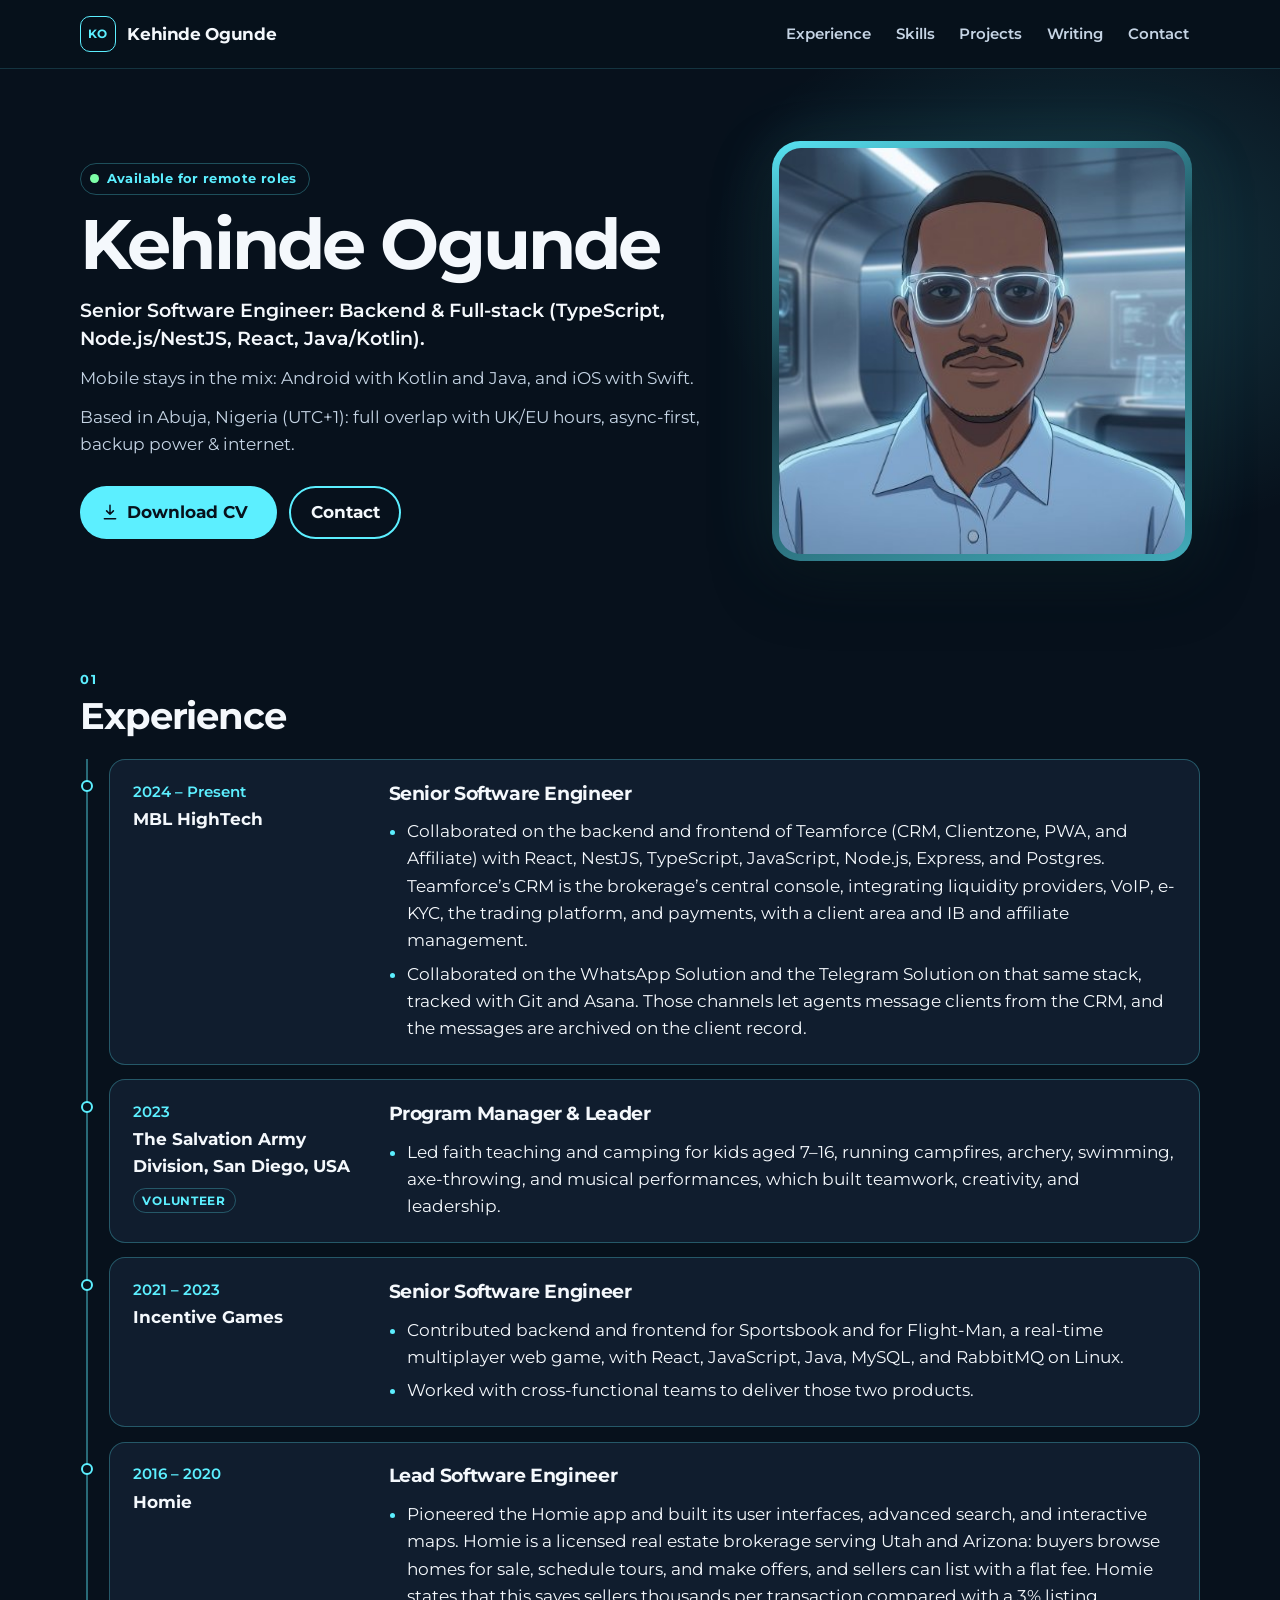
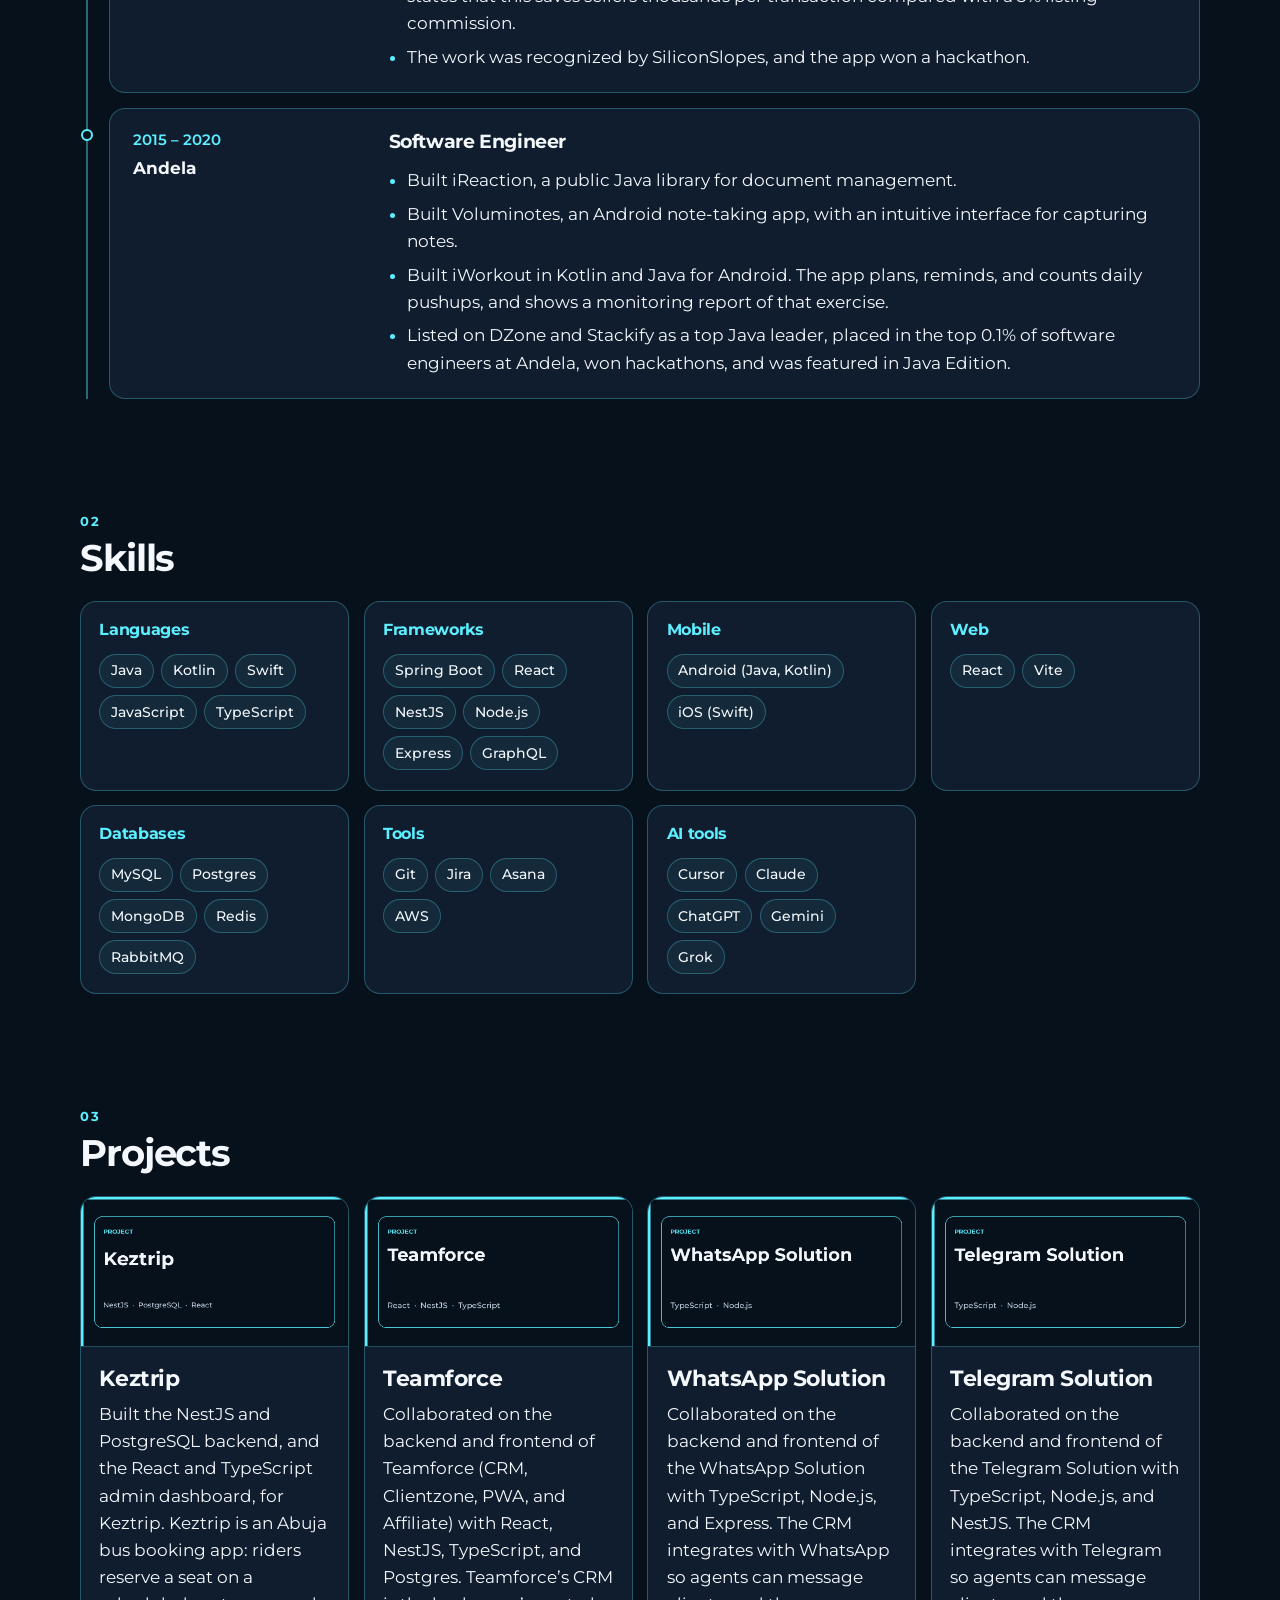
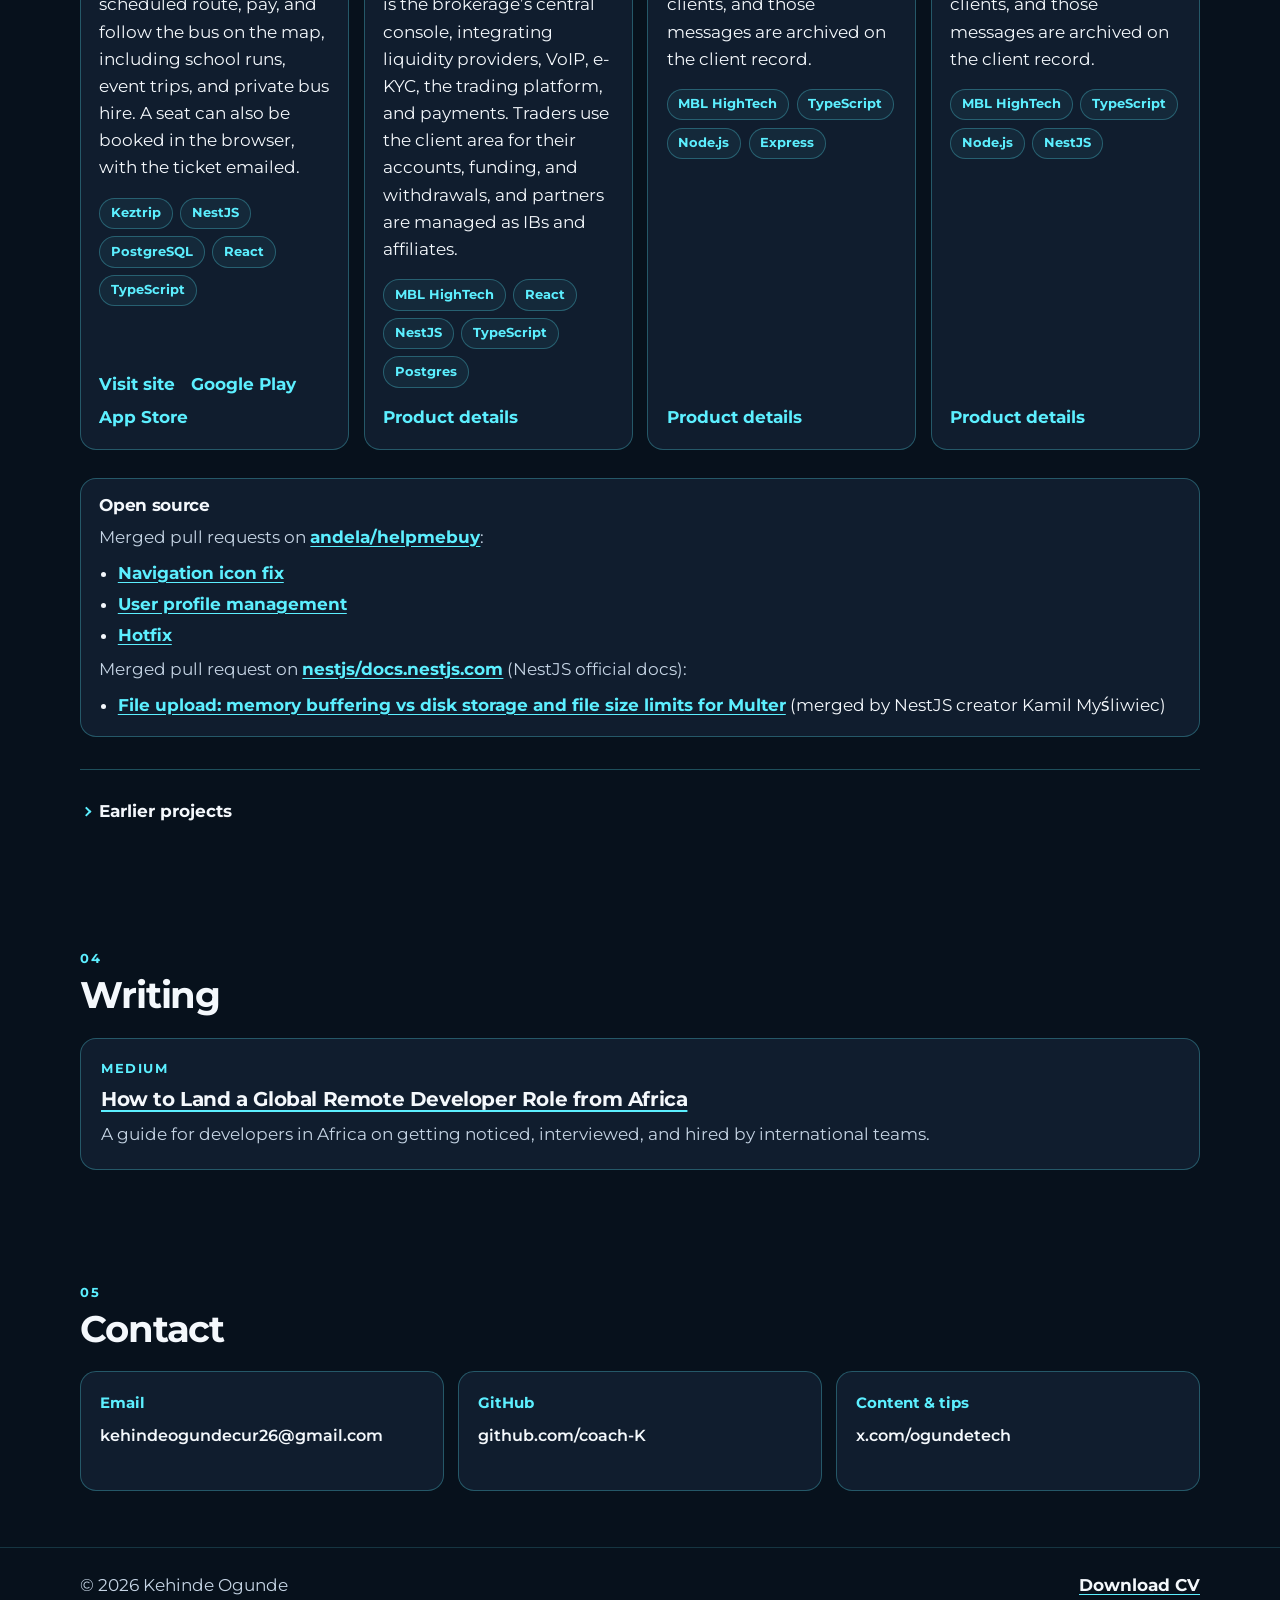
<file: index.html>
<!DOCTYPE html>
<html lang="en">
  <head>
    <meta charset="utf-8">
    <meta name="viewport" content="width=device-width, initial-scale=1">
    <meta name="color-scheme" content="dark">
    <meta name="theme-color" content="#07111c">
    <meta name="format-detection" content="telephone=no">
    <title>Kehinde Ogunde — Senior Software Engineer</title>
    <meta name="description" content="Senior Software Engineer in Abuja, Nigeria (UTC+1), focused on backend and full-stack work with TypeScript, Node.js/NestJS, React, and Java/Kotlin. Available for remote roles.">
    <meta name="author" content="Kehinde Ogunde">
    <link rel="canonical" href="https://kehindeogunde.com/">
    <meta property="og:title" content="Kehinde Ogunde — Senior Software Engineer">
    <meta property="og:description" content="Senior Software Engineer in Abuja, Nigeria (UTC+1), focused on backend and full-stack work with TypeScript, Node.js/NestJS, React, and Java/Kotlin. Available for remote roles.">
    <meta property="og:type" content="website">
    <meta property="og:url" content="https://kehindeogunde.com/">
    <meta property="og:image" content="https://kehindeogunde.com/assets/og-image.png">
    <meta property="og:image:width" content="1200">
    <meta property="og:image:height" content="630">
    <meta property="og:image:alt" content="Stylized portrait of Kehinde Ogunde, software engineer">
    <meta property="og:locale" content="en_US">
    <meta name="twitter:card" content="summary_large_image">
    <meta name="twitter:title" content="Kehinde Ogunde — Senior Software Engineer">
    <meta name="twitter:description" content="Senior Software Engineer in Abuja, Nigeria (UTC+1), focused on backend and full-stack work with TypeScript, Node.js/NestJS, React, and Java/Kotlin. Available for remote roles.">
    <meta name="twitter:image" content="https://kehindeogunde.com/assets/og-image.png">
    <meta name="twitter:image:alt" content="Stylized portrait of Kehinde Ogunde, software engineer">
    <link rel="icon" href="assets/favicon.ico" sizes="any">
    <link rel="icon" type="image/png" sizes="32x32" href="assets/favicon-32.png">
    <link rel="apple-touch-icon" href="assets/apple-touch-icon.png">
    <link rel="preload" href="assets/fonts/montserrat-latin-wght-normal.woff2" as="font" type="font/woff2" crossorigin>
    <link rel="stylesheet" href="styles.css">
    <script type="application/ld+json">
      {
        "@context": "https://schema.org",
        "@type": "Person",
        "name": "Kehinde Ogunde",
        "jobTitle": "Senior Software Engineer",
        "email": "kehindeogundecur26@gmail.com",
        "url": "https://kehindeogunde.com/",
        "image": "https://kehindeogunde.com/assets/avatar.jpg",
        "address": {
          "@type": "PostalAddress",
          "addressLocality": "Abuja",
          "addressCountry": "NG"
        },
        "sameAs": [
          "https://github.com/coach-K",
          "https://x.com/ogundetech",
          "https://medium.com/@ogundetech",
          "https://linktr.ee/ogundetech"
        ],
        "worksFor": {
          "@type": "Organization",
          "name": "MBL HighTech"
        }
      }
    </script>
  </head>
  <body>
    <a class="skip" href="#main">Skip to content</a>
    <header class="site-header">
      <div class="header-inner wrap">
        <a class="brand" href="#top">
          <span class="brand-mark" aria-hidden="true">KO</span>
          <span class="brand-name">Kehinde Ogunde</span>
        </a>
        <label class="nav-toggle">
          <input class="nav-check" type="checkbox">
          <span class="visually-hidden">Menu</span>
          <span class="bars" aria-hidden="true"></span>
        </label>
        <nav class="site-nav" aria-label="Primary">
          <ul>
            <li><a href="#experience">Experience</a></li>
            <li><a href="#skills">Skills</a></li>
            <li><a href="#projects">Projects</a></li>
            <li><a href="#writing">Writing</a></li>
            <li><a href="#contact">Contact</a></li>
          </ul>
        </nav>
      </div>
    </header>

    <main id="main">
      <section class="hero" id="top" aria-labelledby="hero-title">
        <div class="wrap hero-grid">
          <div class="hero-copy">
            <p class="availability"><span class="availability-dot" aria-hidden="true"></span> Available for remote roles</p>
            <h1 id="hero-title">Kehinde Ogunde</h1>
            <p class="lede">Senior Software Engineer: Backend &amp; Full-stack (TypeScript, Node.js/NestJS, React, Java/Kotlin).</p>
            <p class="hero-note">Mobile stays in the mix: Android with Kotlin and Java, and iOS with Swift.</p>
            <p class="hero-note">Based in Abuja, Nigeria (UTC+1): full overlap with UK/EU hours, async-first, backup power &amp; internet.</p>
            <div class="hero-actions">
              <a class="button button-primary" href="assets/Kehinde-Ogunde-CV.pdf" download="Kehinde-Ogunde-CV.pdf">
                <svg xmlns="http://www.w3.org/2000/svg" viewBox="0 0 24 24" width="18" height="18" aria-hidden="true" focusable="false">
                  <path d="M12 3v12m0 0 4.5-4.5M12 15 7.5 10.5M4.5 21h15" fill="none" stroke="currentColor" stroke-width="2" stroke-linecap="round" stroke-linejoin="round"/>
                </svg>
                Download CV<span class="visually-hidden"> (PDF)</span>
              </a>
              <a class="button button-secondary" href="#contact">Contact</a>
            </div>
          </div>
          <figure class="portrait">
            <div class="portrait-frame">
              <img src="assets/avatar.jpg" width="400" height="400" alt="Stylized portrait of Kehinde Ogunde" fetchpriority="high" decoding="async">
            </div>
          </figure>
        </div>
      </section>

      <section class="section" id="experience" aria-labelledby="experience-title">
        <div class="wrap">
          <div class="section-heading">
            <p class="kicker">01</p>
            <h2 id="experience-title">Experience</h2>
          </div>
          <p class="visually-hidden">Most recent role first.</p>
          <ol class="timeline">
            <li>
              <article class="role">
                <h3>Senior Software Engineer</h3>
                <div class="role-meta">
                  <p class="role-when"><time datetime="2024">2024</time> – Present</p>
                  <p class="role-org">MBL HighTech</p>
                </div>
                <ul>
                  <li>Collaborated on the backend and frontend of Teamforce (CRM, Clientzone, PWA, and Affiliate) with React, NestJS, TypeScript, JavaScript, Node.js, Express, and Postgres. Teamforce’s CRM is the brokerage’s central console, integrating liquidity providers, VoIP, e-KYC, the trading platform, and payments, with a client area and IB and affiliate management.</li>
                  <li>Collaborated on the WhatsApp Solution and the Telegram Solution on that same stack, tracked with Git and Asana. Those channels let agents message clients from the CRM, and the messages are archived on the client record.</li>
                </ul>
              </article>
            </li>
            <li>
              <article class="role">
                <h3>Program Manager &amp; Leader</h3>
                <div class="role-meta">
                  <p class="role-when"><time datetime="2023">2023</time></p>
                  <p class="role-org">The Salvation Army Division, San Diego, USA</p>
                  <p class="role-badge">Volunteer</p>
                </div>
                <ul>
                  <li>Led faith teaching and camping for kids aged 7–16, running campfires, archery, swimming, axe-throwing, and musical performances, which built teamwork, creativity, and leadership.</li>
                </ul>
              </article>
            </li>
            <li>
              <article class="role">
                <h3>Senior Software Engineer</h3>
                <div class="role-meta">
                  <p class="role-when"><time datetime="2021">2021</time> – <time datetime="2023">2023</time></p>
                  <p class="role-org">Incentive Games</p>
                </div>
                <ul>
                  <li>Contributed backend and frontend for Sportsbook and for Flight-Man, a real-time multiplayer web game, with React, JavaScript, Java, MySQL, and RabbitMQ on Linux.</li>
                  <li>Worked with cross-functional teams to deliver those two products.</li>
                </ul>
              </article>
            </li>
            <li>
              <article class="role">
                <h3>Lead Software Engineer</h3>
                <div class="role-meta">
                  <p class="role-when"><time datetime="2016">2016</time> – <time datetime="2020">2020</time></p>
                  <p class="role-org">Homie</p>
                </div>
                <ul>
                  <li>Pioneered the Homie app and built its user interfaces, advanced search, and interactive maps. Homie is a licensed real estate brokerage serving Utah and Arizona: buyers browse homes for sale, schedule tours, and make offers, and sellers can list with a flat fee. Homie states that this saves sellers thousands per transaction compared with a 3% listing commission.</li>
                  <li>The work was recognized by SiliconSlopes, and the app won a hackathon.</li>
                </ul>
              </article>
            </li>
            <li>
              <article class="role">
                <h3>Software Engineer</h3>
                <div class="role-meta">
                  <p class="role-when"><time datetime="2015">2015</time> – <time datetime="2020">2020</time></p>
                  <p class="role-org">Andela</p>
                </div>
                <ul>
                  <li>Built iReaction, a public Java library for document management.</li>
                  <li>Built Voluminotes, an Android note-taking app, with an intuitive interface for capturing notes.</li>
                  <li>Built iWorkout in Kotlin and Java for Android. The app plans, reminds, and counts daily pushups, and shows a monitoring report of that exercise.</li>
                  <li>Listed on DZone and Stackify as a top Java leader, placed in the top 0.1% of software engineers at Andela, won hackathons, and was featured in Java Edition.</li>
                </ul>
              </article>
            </li>
          </ol>
        </div>
      </section>

      <section class="section" id="skills" aria-labelledby="skills-title">
        <div class="wrap">
          <div class="section-heading">
            <p class="kicker">02</p>
            <h2 id="skills-title">Skills</h2>
          </div>
          <div class="skill-grid">
            <article class="skill-card">
              <h3>Languages</h3>
              <ul class="chips">
                <li>Java</li>
                <li>Kotlin</li>
                <li>Swift</li>
                <li>JavaScript</li>
                <li>TypeScript</li>
              </ul>
            </article>
            <article class="skill-card">
              <h3>Frameworks</h3>
              <ul class="chips">
                <li>Spring Boot</li>
                <li>React</li>
                <li>NestJS</li>
                <li>Node.js</li>
                <li>Express</li>
                <li>GraphQL</li>
              </ul>
            </article>
            <article class="skill-card">
              <h3>Mobile</h3>
              <ul class="chips">
                <li>Android (Java, Kotlin)</li>
                <li>iOS (Swift)</li>
              </ul>
            </article>
            <article class="skill-card">
              <h3>Web</h3>
              <ul class="chips">
                <li>React</li>
                <li>Vite</li>
              </ul>
            </article>
            <article class="skill-card">
              <h3>Databases</h3>
              <ul class="chips">
                <li>MySQL</li>
                <li>Postgres</li>
                <li>MongoDB</li>
                <li>Redis</li>
                <li>RabbitMQ</li>
              </ul>
            </article>
            <article class="skill-card">
              <h3>Tools</h3>
              <ul class="chips">
                <li>Git</li>
                <li>Jira</li>
                <li>Asana</li>
                <li>AWS</li>
              </ul>
            </article>
            <article class="skill-card">
              <h3>AI tools</h3>
              <ul class="chips">
                <li>Cursor</li>
                <li>Claude</li>
                <li>ChatGPT</li>
                <li>Gemini</li>
                <li>Grok</li>
              </ul>
            </article>
          </div>
        </div>
      </section>

      <section class="section" id="projects" aria-labelledby="projects-title">
        <div class="wrap">
          <div class="section-heading">
            <p class="kicker">03</p>
            <h2 id="projects-title">Projects</h2>
          </div>
          <!-- Teamforce, WhatsApp Solution, and Telegram Solution link to teamforcetechnologies.com, confirmed by Kehinde. /products/whatsapp/ and /products/telegram/ return 404; both messaging cards use the communication page, which names WhatsApp and Telegram. -->
          <ul class="project-grid">
            <li>
              <article class="project-card">
                <img class="project-thumb" src="assets/projects/keztrip.png" width="960" height="540" alt="" decoding="async">
                <div class="project-body">
                  <h3>Keztrip</h3>
                  <p>Built the NestJS and PostgreSQL backend, and the React and TypeScript admin dashboard, for Keztrip. Keztrip is an Abuja bus booking app: riders reserve a seat on a scheduled route, pay, and follow the bus on the map, including school runs, event trips, and private bus hire. A seat can also be booked in the browser, with the ticket emailed.</p>
                  <ul class="tags" aria-label="Company and technologies">
                    <li class="tag-company">Keztrip</li>
                    <li>NestJS</li>
                    <li>PostgreSQL</li>
                    <li>React</li>
                    <li>TypeScript</li>
                  </ul>
                  <div class="project-links">
                    <a class="project-cta" href="https://keztrip.com/" target="_blank" rel="noopener noreferrer">Visit site<span class="visually-hidden"> for Keztrip (opens in a new tab)</span></a>
                    <a class="project-cta" href="https://play.google.com/store/apps/details?id=com.keztrip.app" target="_blank" rel="noopener noreferrer">Google Play<span class="visually-hidden"> for Keztrip (opens in a new tab)</span></a>
                    <a class="project-cta" href="https://apps.apple.com/ng/app/keztrip/id6775054855" target="_blank" rel="noopener noreferrer">App Store<span class="visually-hidden"> for Keztrip (opens in a new tab)</span></a>
                  </div>
                </div>
              </article>
            </li>
            <li>
              <article class="project-card">
                <img class="project-thumb" src="assets/projects/teamforce.png" width="960" height="540" alt="" decoding="async">
                <div class="project-body">
                  <h3>Teamforce</h3>
                  <p>Collaborated on the backend and frontend of Teamforce (CRM, Clientzone, PWA, and Affiliate) with React, NestJS, TypeScript, and Postgres. Teamforce’s CRM is the brokerage’s central console, integrating liquidity providers, VoIP, e-KYC, the trading platform, and payments. Traders use the client area for their accounts, funding, and withdrawals, and partners are managed as IBs and affiliates.</p>
                  <ul class="tags" aria-label="Company and technologies">
                    <li class="tag-company">MBL HighTech</li>
                    <li>React</li>
                    <li>NestJS</li>
                    <li>TypeScript</li>
                    <li>Postgres</li>
                  </ul>
                  <a class="project-cta" href="https://teamforcetechnologies.com/products/" target="_blank" rel="noopener noreferrer">Product details<span class="visually-hidden"> for Teamforce (opens in a new tab)</span></a>
                </div>
              </article>
            </li>
            <li>
              <article class="project-card">
                <img class="project-thumb" src="assets/projects/whatsapp-solution.png" width="960" height="540" alt="" decoding="async">
                <div class="project-body">
                  <h3>WhatsApp Solution</h3>
                  <p>Collaborated on the backend and frontend of the WhatsApp Solution with TypeScript, Node.js, and Express. The CRM integrates with WhatsApp so agents can message clients, and those messages are archived on the client record.</p>
                  <ul class="tags" aria-label="Company and technologies">
                    <li class="tag-company">MBL HighTech</li>
                    <li>TypeScript</li>
                    <li>Node.js</li>
                    <li>Express</li>
                  </ul>
                  <a class="project-cta" href="https://teamforcetechnologies.com/products/communication/" target="_blank" rel="noopener noreferrer">Product details<span class="visually-hidden"> for the WhatsApp Solution (opens in a new tab)</span></a>
                </div>
              </article>
            </li>
            <li>
              <article class="project-card">
                <img class="project-thumb" src="assets/projects/telegram-solution.png" width="960" height="540" alt="" decoding="async">
                <div class="project-body">
                  <h3>Telegram Solution</h3>
                  <p>Collaborated on the backend and frontend of the Telegram Solution with TypeScript, Node.js, and NestJS. The CRM integrates with Telegram so agents can message clients, and those messages are archived on the client record.</p>
                  <ul class="tags" aria-label="Company and technologies">
                    <li class="tag-company">MBL HighTech</li>
                    <li>TypeScript</li>
                    <li>Node.js</li>
                    <li>NestJS</li>
                  </ul>
                  <a class="project-cta" href="https://teamforcetechnologies.com/products/communication/" target="_blank" rel="noopener noreferrer">Product details<span class="visually-hidden"> for the Telegram Solution (opens in a new tab)</span></a>
                </div>
              </article>
            </li>
          </ul>
          <div class="open-source">
            <h3>Open source</h3>
            <p>Merged pull requests on <a href="https://github.com/andela/helpmebuy" target="_blank" rel="noopener noreferrer">andela/helpmebuy</a>:</p>
            <ul>
              <li><a href="https://github.com/andela/helpmebuy/pull/51" target="_blank" rel="noopener noreferrer">Navigation icon fix</a></li>
              <li><a href="https://github.com/andela/helpmebuy/pull/50" target="_blank" rel="noopener noreferrer">User profile management</a></li>
              <li><a href="https://github.com/andela/helpmebuy/pull/48" target="_blank" rel="noopener noreferrer">Hotfix</a></li>
            </ul>
            <p>Merged pull request on <a href="https://github.com/nestjs/docs.nestjs.com" target="_blank" rel="noopener noreferrer">nestjs/docs.nestjs.com</a> (NestJS official docs):</p>
            <ul>
              <li><a href="https://github.com/nestjs/docs.nestjs.com/pull/3615" target="_blank" rel="noopener noreferrer">File upload: memory buffering vs disk storage and file size limits for Multer</a> (merged by NestJS creator Kamil Myśliwiec)</li>
            </ul>
          </div>
          <details class="earlier">
            <summary>Earlier projects</summary>
            <ul class="project-grid project-grid-compact">
              <li>
                <article class="project-card">
                  <img class="project-thumb" src="assets/projects/ireaction.png" width="960" height="540" alt="" decoding="async">
                  <div class="project-body">
                    <h3>iReaction</h3>
                    <p>Public Java library for document management.</p>
                    <ul class="tags" aria-label="Company and technologies">
                      <li class="tag-company">Andela</li>
                      <li>Java</li>
                      <li>Open source</li>
                    </ul>
                    <a class="project-cta" href="https://github.com/coach-K/iReaction" target="_blank" rel="noopener noreferrer">View repository<span class="visually-hidden"> for iReaction (opens in a new tab)</span></a>
                  </div>
                </article>
              </li>
              <li>
                <article class="project-card">
                  <img class="project-thumb" src="assets/projects/voluminotes.png" width="960" height="540" alt="" decoding="async">
                  <div class="project-body">
                    <h3>Voluminotes</h3>
                    <p>Note-taking app for Android with an intuitive interface.</p>
                    <ul class="tags" aria-label="Company and technologies">
                      <li class="tag-company">Andela</li>
                      <li>Android</li>
                    </ul>
                    <a class="project-cta" href="https://github.com/coach-K/Voluminotes-App" target="_blank" rel="noopener noreferrer">View repository<span class="visually-hidden"> for Voluminotes (opens in a new tab)</span></a>
                  </div>
                </article>
              </li>
              <li>
                <article class="project-card">
                  <img class="project-thumb" src="assets/projects/iworkout.png" width="960" height="540" alt="" decoding="async">
                  <div class="project-body">
                    <h3>iWorkout</h3>
                    <p>Android app, in Kotlin and Java, that plans, reminds, and counts daily pushups and shows a monitoring report.</p>
                    <ul class="tags" aria-label="Company and technologies">
                      <li class="tag-company">Andela</li>
                      <li>Kotlin</li>
                      <li>Java</li>
                    </ul>
                    <a class="project-cta" href="https://github.com/coach-K/iWorkout" target="_blank" rel="noopener noreferrer">View repository<span class="visually-hidden"> for iWorkout (opens in a new tab)</span></a>
                  </div>
                </article>
              </li>
              <li>
                <article class="project-card">
                  <img class="project-thumb" src="assets/projects/homie.png" width="960" height="540" alt="" decoding="async">
                  <div class="project-body">
                    <h3>Homie</h3>
                    <p>Built the user interfaces, advanced search, and interactive maps for the Homie app. Homie is a licensed real estate brokerage serving Utah and Arizona. Buyers browse homes for sale, schedule tours, and make offers. Sellers can list with a flat fee. Homie states that this saves sellers thousands per transaction compared with a 3% listing commission.</p>
                    <ul class="tags" aria-label="Company and technologies">
                      <li class="tag-company">Homie</li>
                    </ul>
                    <a class="project-cta" href="https://homie.com" target="_blank" rel="noopener noreferrer">Visit site<span class="visually-hidden"> for Homie (opens in a new tab)</span></a>
                  </div>
                </article>
              </li>
              <li>
                <article class="project-card">
                  <div class="project-body">
                    <h3>Insight7</h3>
                    <p>Hands-on frontend and backend development across Insight7's products, including the Insight7 Repository, CRM and Feedback offerings. Insight7 is an AI platform that analyses customer conversations and feedback. Worked on organising and managing different file types for AI analysis, with OpenAI models (GPT-4o reserved for deep reasoning, compliance checking and workflow planning).</p>
                    <ul class="tags" aria-label="Company and technologies">
                      <li class="tag-company">Insight7</li>
                    </ul>
                    <a class="project-cta" href="https://insight7.io" target="_blank" rel="noopener noreferrer">Visit site<span class="visually-hidden"> for Insight7 (opens in a new tab)</span></a>
                  </div>
                </article>
              </li>
            </ul>
          </details>
        </div>
      </section>

      <section class="section" id="writing" aria-labelledby="writing-title">
        <div class="wrap">
          <div class="section-heading">
            <p class="kicker">04</p>
            <h2 id="writing-title">Writing</h2>
          </div>
          <!-- TODO: No bylined Stackify or DZone article by Kehinde Ogunde was verified. Stackify's "Java Developer Skills" roundup quotes him; it is not his article. DZone search returned Kehinde Sanni, a different author. -->
          <ul class="writing-list">
            <li>
              <article class="writing-card">
                <p class="writing-source">Medium</p>
                <h3><a href="https://medium.com/@ogundetech/how-to-land-a-global-remote-developer-role-from-africa-5089f0207155" target="_blank" rel="noopener noreferrer">How to Land a Global Remote Developer Role from Africa<span class="visually-hidden"> (opens in a new tab)</span></a></h3>
                <p>A guide for developers in Africa on getting noticed, interviewed, and hired by international teams.</p>
              </article>
            </li>
          </ul>
        </div>
      </section>

      <!-- TODO: testimonials section. Add quotes only when Kehinde supplies them. Do not show a testimonials block until then. -->

      <section class="section" id="contact" aria-labelledby="contact-title">
        <div class="wrap">
          <div class="section-heading">
            <p class="kicker">05</p>
            <h2 id="contact-title">Contact</h2>
          </div>
          <div class="contact-grid">
            <a class="contact-card" href="mailto:kehindeogundecur26@gmail.com">
              <span class="contact-label">Email</span>
              <span class="contact-value">kehindeogundecur26@gmail.com</span>
            </a>
            <a class="contact-card" href="https://github.com/coach-K" target="_blank" rel="me noopener noreferrer">
              <span class="contact-label">GitHub</span>
              <span class="contact-value">github.com/coach-K</span>
              <span class="visually-hidden">(opens in a new tab)</span>
            </a>
            <a class="contact-card" href="https://x.com/ogundetech" target="_blank" rel="me noopener noreferrer">
              <span class="contact-label">Content &amp; tips</span>
              <span class="contact-value">x.com/ogundetech</span>
              <span class="visually-hidden">(opens in a new tab)</span>
            </a>
          </div>
        </div>
      </section>
    </main>

    <footer class="site-footer">
      <div class="wrap footer-inner">
        <p>© 2026 Kehinde Ogunde</p>
        <a href="assets/Kehinde-Ogunde-CV.pdf" download="Kehinde-Ogunde-CV.pdf">Download CV<span class="visually-hidden"> (PDF)</span></a>
      </div>
    </footer>
    <script src="script.js" defer></script>
    <!--
      Visitor stats: GoatCounter. Free for personal use, no cookies, no cookie banner.
      Create a free account at https://www.goatcounter.com and set the site code to kehindeogunde
      so this endpoint exists: https://kehindeogunde.goatcounter.com/count
      Until that account exists, the script will not record visits.
    -->
    <script data-goatcounter="https://kehindeogunde.goatcounter.com/count" async src="https://gc.zgo.at/count.js"></script>
  </body>
</html>
</file>
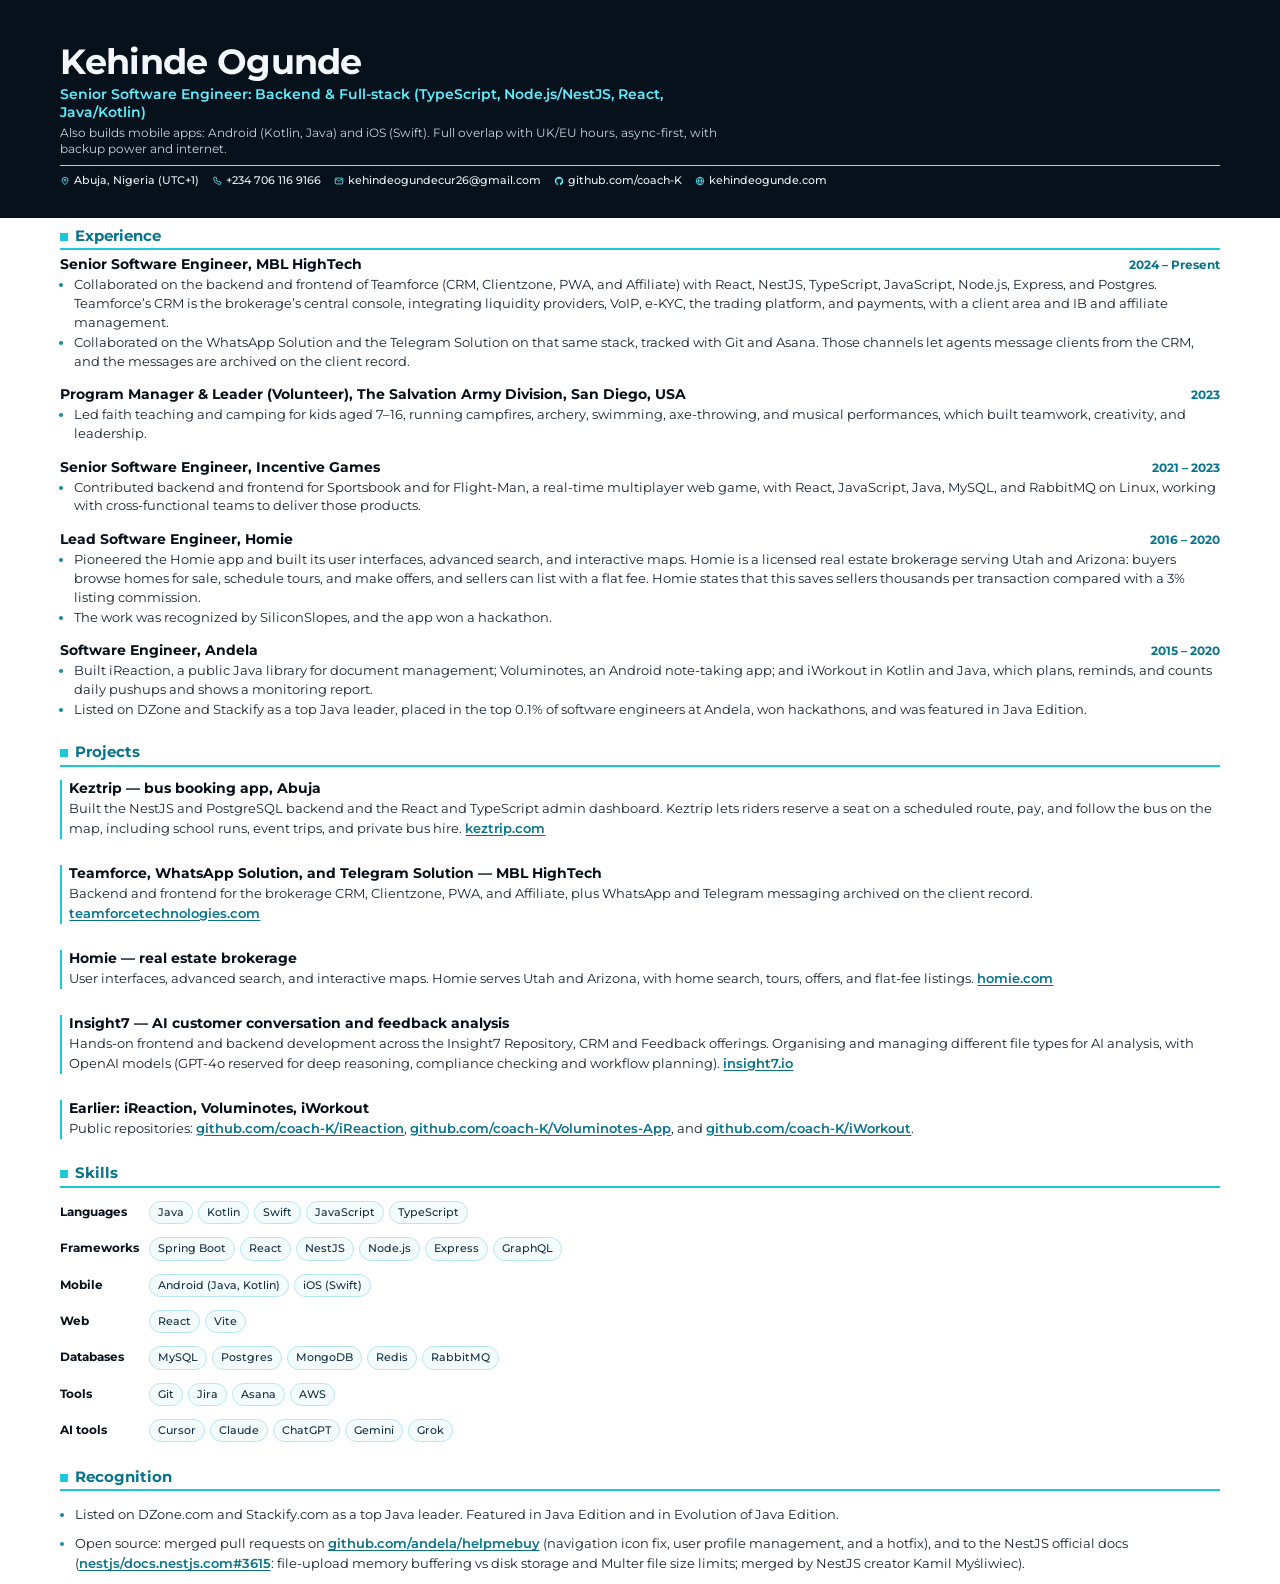
<file: cv/kehinde-ogunde-cv.html>
<!DOCTYPE html>
<html lang="en">
  <head>
    <meta charset="utf-8">
    <title>Kehinde Ogunde — CV</title>
    <style>
      @font-face {
        font-family: "Montserrat";
        src: url("../assets/fonts/montserrat-latin-400.ttf") format("truetype");
        font-weight: 400;
        font-style: normal;
      }

      @font-face {
        font-family: "Montserrat";
        src: url("../assets/fonts/montserrat-latin-500.ttf") format("truetype");
        font-weight: 500;
        font-style: normal;
      }

      @font-face {
        font-family: "Montserrat";
        src: url("../assets/fonts/montserrat-latin-600.ttf") format("truetype");
        font-weight: 600;
        font-style: normal;
      }

      @font-face {
        font-family: "Montserrat";
        src: url("../assets/fonts/montserrat-latin-700.ttf") format("truetype");
        font-weight: 700;
        font-style: normal;
      }

      @page {
        size: A4;
        margin: 13mm 0 12mm;
      }

      @page :first {
        margin-top: 0;
      }

      * { box-sizing: border-box; }

      html {
        -webkit-print-color-adjust: exact;
        print-color-adjust: exact;
      }

      body {
        margin: 0;
        color: #162433;
        background: #fff;
        font-family: "Montserrat", "Liberation Sans", Arial, sans-serif;
        font-size: 9.7pt;
        line-height: 1.46;
        font-weight: 400;
        hyphens: manual;
      }

      h1, h2, h3, p, ul { margin: 0; padding: 0; }

      a { color: #0b7490; text-decoration: none; }

      header {
        margin: 0 0 1mm;
        padding: 12mm 16mm 8mm;
        background: #07111c;
        color: #f4f8fc;
      }

      h1 {
        font-size: 26pt;
        font-weight: 700;
        line-height: 1;
        letter-spacing: -0.02em;
      }

      .headline {
        margin-top: 5px;
        max-width: 172mm;
        color: #5cefff;
        font-size: 10.4pt;
        font-weight: 600;
        line-height: 1.3;
      }

      .lede {
        margin-top: 5px;
        max-width: 176mm;
        color: #c5d4e4;
        font-size: 8.7pt;
        line-height: 1.35;
      }

      .contact {
        display: flex;
        flex-wrap: wrap;
        gap: 4px 13px;
        margin-top: 8px;
        padding-top: 7px;
        border-top: 1.5px solid #5cefff;
        list-style: none;
        color: #e8f1f8;
        font-size: 8.5pt;
        font-weight: 500;
        line-height: 1.3;
      }

      .contact a { color: #e8f1f8; }

      .contact li {
        display: flex;
        align-items: center;
        gap: 4px;
      }

      .icon {
        width: 10px;
        height: 10px;
        flex: 0 0 auto;
        color: #5cefff;
      }

      main { padding: 1mm 16mm 0; }

      h2 {
        display: flex;
        align-items: center;
        gap: 7px;
        margin: 11px 0 6px;
        padding-bottom: 3px;
        border-bottom: 2px solid #1ec8dc;
        color: #08748c;
        font-size: 11pt;
        font-weight: 700;
        line-height: 1.2;
      }

      h2::before {
        content: "";
        width: 8px;
        height: 8px;
        flex: 0 0 auto;
        background: #1ec8dc;
      }

      section:first-child h2 { margin-top: 2px; }

      article { margin: 0 0 16px; }

      .role {
        display: grid;
        grid-template-columns: minmax(0, 1fr) auto;
        column-gap: 10px;
        align-items: baseline;
      }

      h3 {
        color: #07111c;
        font-size: 10.6pt;
        font-weight: 700;
        line-height: 1.25;
      }

      .when {
        color: #08748c;
        font-size: 9pt;
        font-weight: 700;
        line-height: 1.25;
        white-space: nowrap;
      }

      ul.bullets {
        margin-top: 1px;
        padding-left: 1.05em;
      }

      ul.bullets li { margin: 0 0 1px; }

      ul.bullets li::marker { color: #0e8ea4; }

      .project {
        margin: 0 0 5px;
        padding: 0 0 0 7px;
        border-left: 2px solid #1ec8dc;
      }

      .project p { margin-top: 1px; }

      .project a,
      .recognition a {
        color: #08748c;
        font-weight: 600;
        white-space: nowrap;
        text-decoration: underline;
        text-underline-offset: 1.5px;
      }

      .continue {
        break-before: page;
        page-break-before: always;
        padding-top: 2mm;
        font-size: 10.1pt;
        line-height: 1.48;
      }

      .continue h2 { margin: 7mm 0 3.5mm; }
      .continue article { margin-bottom: 7mm; }
      .continue .skill-line { margin-bottom: 3.4mm; }
      .continue .pill { padding: 2px 8px 2.5px; }
      .continue .recognition li { margin-bottom: 2.6mm; }

      .skill-line {
        display: flex;
        flex-wrap: wrap;
        align-items: baseline;
        gap: 3px 5px;
        margin: 0 0 3.5px;
      }

      .skill-line strong {
        flex: 0 0 84px;
        color: #07111c;
        font-size: 9pt;
        font-weight: 700;
      }

      .pill {
        display: inline-block;
        padding: 1px 7px 1.5px;
        border: 1px solid #b7e7f2;
        border-radius: 999px;
        background: #f3fbfd;
        color: #163044;
        font-size: 8.5pt;
        font-weight: 500;
        line-height: 1.5;
      }

      .recognition { padding-left: 1.05em; }
      .recognition li { margin: 0 0 2px; }
      .recognition li::marker { color: #0e8ea4; }

      article,
      .skill-line,
      .recognition li {
        break-inside: avoid;
        page-break-inside: avoid;
      }
    </style>
  </head>
  <body>
    <header>
      <h1>Kehinde Ogunde</h1>
      <p class="headline">Senior Software Engineer: Backend &amp; Full-stack (TypeScript, Node.js/NestJS, React, Java/Kotlin)</p>
      <p class="lede">Also builds mobile apps: Android (Kotlin, Java) and iOS (Swift). Full overlap with UK/EU hours, async-first, with backup power and internet.</p>
      <ul class="contact">
        <li>
          <svg class="icon" viewBox="0 0 24 24" aria-hidden="true" focusable="false"><path fill="none" stroke="currentColor" stroke-width="2" stroke-linejoin="round" d="M12 21s7-6.2 7-11a7 7 0 1 0-14 0c0 4.8 7 11 7 11z"/><circle cx="12" cy="10" r="2.2" fill="none" stroke="currentColor" stroke-width="2"/></svg>
          <span>Abuja, Nigeria (UTC+1)</span>
        </li>
        <li>
          <svg class="icon" viewBox="0 0 24 24" aria-hidden="true" focusable="false"><path fill="none" stroke="currentColor" stroke-width="2" stroke-linejoin="round" d="M7 3h3l1.5 4-2 1.5a12 12 0 0 0 6 6L17 13l4 1.5V18a2 2 0 0 1-2 2A15 15 0 0 1 4 5a2 2 0 0 1 2-2z"/></svg>
          <a href="tel:+2347061169166">+234 706 116 9166</a>
        </li>
        <li>
          <svg class="icon" viewBox="0 0 24 24" aria-hidden="true" focusable="false"><rect x="3" y="5" width="18" height="14" rx="2" fill="none" stroke="currentColor" stroke-width="2"/><path fill="none" stroke="currentColor" stroke-width="2" d="m4 7 8 6 8-6"/></svg>
          <a href="mailto:kehindeogundecur26@gmail.com">kehindeogundecur26@gmail.com</a>
        </li>
        <li>
          <svg class="icon" viewBox="0 0 24 24" aria-hidden="true" focusable="false"><path fill="currentColor" d="M12 2C6.48 2 2 6.58 2 12.26c0 4.52 2.87 8.35 6.84 9.7.5.1.68-.22.68-.49 0-.24-.01-.87-.01-1.71-2.78.62-3.37-1.37-3.37-1.37-.45-1.18-1.11-1.5-1.11-1.5-.91-.64.07-.63.07-.63 1 .07 1.53 1.06 1.53 1.06.9 1.57 2.36 1.12 2.94.86.09-.67.35-1.12.63-1.38-2.22-.26-4.55-1.14-4.55-5.07 0-1.12.39-2.03 1.03-2.75-.1-.26-.45-1.3.1-2.71 0 0 .84-.27 2.75 1.05A9.3 9.3 0 0 1 12 6.84a9.3 9.3 0 0 1 2.5.34c1.9-1.32 2.74-1.05 2.74-1.05.55 1.41.2 2.45.1 2.71.64.72 1.03 1.63 1.03 2.75 0 3.94-2.34 4.8-4.57 5.06.36.32.68.94.68 1.9 0 1.37-.01 2.48-.01 2.81 0 .27.18.59.69.49A10.04 10.04 0 0 0 22 12.26C22 6.58 17.52 2 12 2z"/></svg>
          <a href="https://github.com/coach-K">github.com/coach-K</a>
        </li>
        <li>
          <svg class="icon" viewBox="0 0 24 24" aria-hidden="true" focusable="false"><circle cx="12" cy="12" r="9" fill="none" stroke="currentColor" stroke-width="2"/><path fill="none" stroke="currentColor" stroke-width="2" d="M3 12h18M12 3c2.4 2.6 3.6 5.7 3.6 9S14.4 18.4 12 21c-2.4-2.6-3.6-5.7-3.6-9S9.6 5.6 12 3z"/></svg>
          <a href="https://kehindeogunde.com">kehindeogunde.com</a>
        </li>
      </ul>
    </header>

    <main>
      <section>
        <h2>Experience</h2>
        <article>
          <div class="role">
            <h3>Senior Software Engineer, MBL HighTech</h3>
            <p class="when">2024 – Present</p>
          </div>
          <ul class="bullets">
            <li>Collaborated on the backend and frontend of Teamforce (CRM, Clientzone, PWA, and Affiliate) with React, NestJS, TypeScript, JavaScript, Node.js, Express, and Postgres. Teamforce’s CRM is the brokerage’s central console, integrating liquidity providers, VoIP, e-KYC, the trading platform, and payments, with a client area and IB and affiliate management.</li>
            <li>Collaborated on the WhatsApp Solution and the Telegram Solution on that same stack, tracked with Git and Asana. Those channels let agents message clients from the CRM, and the messages are archived on the client record.</li>
          </ul>
        </article>
        <article>
          <div class="role">
            <h3>Program Manager &amp; Leader (Volunteer), The Salvation Army Division, San Diego, USA</h3>
            <p class="when">2023</p>
          </div>
          <ul class="bullets">
            <li>Led faith teaching and camping for kids aged 7–16, running campfires, archery, swimming, axe-throwing, and musical performances, which built teamwork, creativity, and leadership.</li>
          </ul>
        </article>
        <article>
          <div class="role">
            <h3>Senior Software Engineer, Incentive Games</h3>
            <p class="when">2021 – 2023</p>
          </div>
          <ul class="bullets">
            <li>Contributed backend and frontend for Sportsbook and for Flight-Man, a real-time multiplayer web game, with React, JavaScript, Java, MySQL, and RabbitMQ on Linux, working with cross-functional teams to deliver those products.</li>
          </ul>
        </article>
        <article>
          <div class="role">
            <h3>Lead Software Engineer, Homie</h3>
            <p class="when">2016 – 2020</p>
          </div>
          <ul class="bullets">
            <li>Pioneered the Homie app and built its user interfaces, advanced search, and interactive maps. Homie is a licensed real estate brokerage serving Utah and Arizona: buyers browse homes for sale, schedule tours, and make offers, and sellers can list with a flat fee. Homie states that this saves sellers thousands per transaction compared with a 3% listing commission.</li>
            <li>The work was recognized by SiliconSlopes, and the app won a hackathon.</li>
          </ul>
        </article>
        <article>
          <div class="role">
            <h3>Software Engineer, Andela</h3>
            <p class="when">2015 – 2020</p>
          </div>
          <ul class="bullets">
            <li>Built iReaction, a public Java library for document management; Voluminotes, an Android note-taking app; and iWorkout in Kotlin and Java, which plans, reminds, and counts daily pushups and shows a monitoring report.</li>
            <li>Listed on DZone and Stackify as a top Java leader, placed in the top 0.1% of software engineers at Andela, won hackathons, and was featured in Java Edition.</li>
          </ul>
        </article>
      </section>

      <div class="continue">
      <section>
        <h2>Projects</h2>
        <article class="project">
          <h3>Keztrip — bus booking app, Abuja</h3>
          <p>Built the NestJS and PostgreSQL backend and the React and TypeScript admin dashboard. Keztrip lets riders reserve a seat on a scheduled route, pay, and follow the bus on the map, including school runs, event trips, and private bus hire. <a href="https://keztrip.com/">keztrip.com</a></p>
        </article>
        <article class="project">
          <h3>Teamforce, WhatsApp Solution, and Telegram Solution — MBL HighTech</h3>
          <p>Backend and frontend for the brokerage CRM, Clientzone, PWA, and Affiliate, plus WhatsApp and Telegram messaging archived on the client record. <a href="https://teamforcetechnologies.com/products/">teamforcetechnologies.com</a></p>
        </article>
        <article class="project">
          <h3>Homie — real estate brokerage</h3>
          <p>User interfaces, advanced search, and interactive maps. Homie serves Utah and Arizona, with home search, tours, offers, and flat-fee listings. <a href="https://homie.com">homie.com</a></p>
        </article>
        <article class="project">
          <h3>Insight7 — AI customer conversation and feedback analysis</h3>
          <p>Hands-on frontend and backend development across the Insight7 Repository, CRM and Feedback offerings. Organising and managing different file types for AI analysis, with OpenAI models (GPT-4o reserved for deep reasoning, compliance checking and workflow planning). <a href="https://insight7.io">insight7.io</a></p>
        </article>
        <article class="project">
          <h3>Earlier: iReaction, Voluminotes, iWorkout</h3>
          <p>Public repositories: <a href="https://github.com/coach-K/iReaction">github.com/coach-K/iReaction</a>, <a href="https://github.com/coach-K/Voluminotes-App">github.com/coach-K/Voluminotes-App</a>, and <a href="https://github.com/coach-K/iWorkout">github.com/coach-K/iWorkout</a>.</p>
        </article>
      </section>

      <section>
        <h2>Skills</h2>
        <p class="skill-line"><strong>Languages</strong> <span class="pill">Java</span> <span class="pill">Kotlin</span> <span class="pill">Swift</span> <span class="pill">JavaScript</span> <span class="pill">TypeScript</span></p>
        <p class="skill-line"><strong>Frameworks</strong> <span class="pill">Spring Boot</span> <span class="pill">React</span> <span class="pill">NestJS</span> <span class="pill">Node.js</span> <span class="pill">Express</span> <span class="pill">GraphQL</span></p>
        <p class="skill-line"><strong>Mobile</strong> <span class="pill">Android (Java, Kotlin)</span> <span class="pill">iOS (Swift)</span></p>
        <p class="skill-line"><strong>Web</strong> <span class="pill">React</span> <span class="pill">Vite</span></p>
        <p class="skill-line"><strong>Databases</strong> <span class="pill">MySQL</span> <span class="pill">Postgres</span> <span class="pill">MongoDB</span> <span class="pill">Redis</span> <span class="pill">RabbitMQ</span></p>
        <p class="skill-line"><strong>Tools</strong> <span class="pill">Git</span> <span class="pill">Jira</span> <span class="pill">Asana</span> <span class="pill">AWS</span></p>
        <p class="skill-line"><strong>AI tools</strong> <span class="pill">Cursor</span> <span class="pill">Claude</span> <span class="pill">ChatGPT</span> <span class="pill">Gemini</span> <span class="pill">Grok</span></p>
      </section>

      <section>
        <h2>Recognition</h2>
        <ul class="recognition">
          <li>Listed on DZone.com and Stackify.com as a top Java leader. Featured in Java Edition and in Evolution of Java Edition.</li>
          <li>Open source: merged pull requests on <a href="https://github.com/andela/helpmebuy">github.com/andela/helpmebuy</a> (navigation icon fix, user profile management, and a hotfix), and to the NestJS official docs (<a href="https://github.com/nestjs/docs.nestjs.com/pull/3615">nestjs/docs.nestjs.com#3615</a>: file-upload memory buffering vs disk storage and Multer file size limits; merged by NestJS creator Kamil Myśliwiec).</li>
        </ul>
      </section>
      </div>
    </main>
  </body>
</html>
</file>
<file: styles.css>
@font-face {
  font-family: "Montserrat";
  src: url("assets/fonts/montserrat-latin-wght-normal.woff2") format("woff2");
  font-weight: 100 900;
  font-style: normal;
  font-display: swap;
  unicode-range: U+0000-00FF, U+0131, U+0152-0153, U+02BB-02BC, U+02C6, U+02DA, U+02DC, U+0304, U+0308, U+0329, U+2000-206F, U+20AC, U+2122, U+2191, U+2193, U+2212, U+2215, U+FEFF, U+FFFD;
}

:root {
  --bg: #07111c;
  --card: #101d2e;
  --ink: #f4f8fc;
  --muted: #c5d4e4;
  --cyan: #5cefff;
  --line: rgba(92, 239, 255, 0.28);
  --navy: #07111c;
  --header: rgba(7, 17, 28, 0.94);
  --radius: 16px;
}

*,
*::before,
*::after {
  box-sizing: border-box;
}

html {
  scroll-behavior: smooth;
  color-scheme: dark;
  background: var(--bg);
}

body {
  margin: 0;
  min-height: 100vh;
  background: var(--bg);
  color: var(--ink);
  font-family: "Montserrat", system-ui, sans-serif;
  font-size: 1.0625rem;
  line-height: 1.6;
  font-weight: 400;
}

h1,
h2,
h3,
p,
ul,
ol,
figure {
  margin: 0;
  padding: 0;
}

ul,
ol {
  list-style: none;
}

img {
  max-width: 100%;
  height: auto;
  display: block;
}

a {
  color: inherit;
}

:focus {
  outline: none;
}

:focus-visible {
  outline: 3px solid var(--cyan);
  outline-offset: 3px;
}

::selection {
  background: var(--cyan);
  color: var(--navy);
}

.skip {
  position: absolute;
  left: 1rem;
  top: 0;
  transform: translateY(-120%);
  z-index: 100;
  background: var(--cyan);
  color: var(--navy);
  font-weight: 700;
  text-decoration: none;
  padding: 0.65rem 1rem;
  border-radius: 0 0 10px 10px;
}

.skip:focus {
  transform: none;
}

.visually-hidden {
  position: absolute;
  width: 1px;
  height: 1px;
  padding: 0;
  margin: -1px;
  overflow: hidden;
  clip: rect(0, 0, 0, 0);
  white-space: nowrap;
  border: 0;
}

.wrap {
  width: min(1120px, calc(100% - 2rem));
  margin-inline: auto;
}

.site-header {
  position: sticky;
  top: 0;
  z-index: 40;
  background: var(--header);
  border-bottom: 1px solid rgba(92, 239, 255, 0.16);
  backdrop-filter: blur(14px);
}

.header-inner {
  position: relative;
  display: flex;
  align-items: center;
  justify-content: space-between;
  min-height: 4.25rem;
  gap: 1rem;
}

.brand {
  display: inline-flex;
  align-items: center;
  gap: 0.7rem;
  text-decoration: none;
  font-weight: 700;
  letter-spacing: -0.02em;
}

.brand-mark {
  width: 2.25rem;
  height: 2.25rem;
  display: grid;
  place-items: center;
  border: 1px solid var(--cyan);
  border-radius: 10px;
  color: var(--cyan);
  font-size: 0.78rem;
  letter-spacing: 0.04em;
  flex-shrink: 0;
}

.brand-name {
  font-size: 0.98rem;
}

.nav-toggle {
  position: relative;
  display: inline-flex;
  align-items: center;
  justify-content: center;
  width: 44px;
  height: 44px;
  border: 1px solid var(--line);
  border-radius: 12px;
  background: transparent;
  color: var(--cyan);
  cursor: pointer;
  flex-shrink: 0;
}

.nav-check {
  position: absolute;
  inset: 0;
  margin: 0;
  opacity: 0;
  cursor: pointer;
}

.nav-toggle:has(.nav-check:focus-visible) {
  outline: 3px solid var(--cyan);
  outline-offset: 3px;
}

.bars,
.bars::before,
.bars::after {
  display: block;
  width: 18px;
  height: 2px;
  background: var(--cyan);
  border-radius: 2px;
  position: relative;
}

.bars::before,
.bars::after {
  content: "";
  position: absolute;
  left: 0;
}

.bars::before {
  top: -6px;
}

.bars::after {
  top: 6px;
}

.header-inner:has(.nav-check:checked) .bars {
  background: transparent;
}

.header-inner:has(.nav-check:checked) .bars::before {
  top: 0;
  transform: rotate(45deg);
}

.header-inner:has(.nav-check:checked) .bars::after {
  top: 0;
  transform: rotate(-45deg);
}

.site-nav a {
  display: block;
  text-decoration: none;
  font-weight: 600;
  font-size: 0.98rem;
  color: var(--muted);
  padding: 0.8rem 0.85rem;
  border-radius: 10px;
}

.site-nav a:hover,
.site-nav a:focus-visible {
  color: var(--ink);
  background: rgba(92, 239, 255, 0.08);
}

@media (max-width: 859px) {
  .site-nav {
    display: none;
  }

  .header-inner:has(.nav-check:checked) .site-nav {
    display: block;
    position: absolute;
    top: calc(100% + 0.55rem);
    right: 0;
    width: min(16.5rem, calc(100vw - 2rem));
    padding: 0.4rem;
    background: #0e1a2a;
    border: 1px solid var(--line);
    border-radius: 14px;
    box-shadow: 0 18px 40px rgba(0, 0, 0, 0.4);
    z-index: 50;
  }
}

@media (min-width: 860px) {
  .nav-toggle {
    display: none;
  }

  .site-nav {
    display: block;
    position: static;
    width: auto;
    padding: 0;
    background: transparent;
    border: 0;
    box-shadow: none;
  }

  .site-nav ul {
    display: flex;
    align-items: center;
    gap: 0.15rem;
  }

  .site-nav a {
    padding: 0.4rem 0.7rem;
    font-size: 0.95rem;
  }
}

.hero {
  padding: 2.75rem 0 2.25rem;
  background: radial-gradient(ellipse 80% 55% at 50% 0%, rgba(92, 239, 255, 0.16), transparent 62%);
}

.hero-grid {
  display: grid;
  gap: 2rem;
  align-items: center;
}

.portrait {
  order: -1;
  width: min(100%, 320px);
  margin-inline: auto;
}

.portrait-frame {
  padding: 7px;
  border-radius: 28px;
  background: linear-gradient(160deg, rgba(92, 239, 255, 0.95), rgba(92, 239, 255, 0.18) 42%, rgba(92, 239, 255, 0.7));
  box-shadow: 0 24px 60px rgba(0, 0, 0, 0.35), 0 0 70px rgba(92, 239, 255, 0.12);
}

.portrait-frame img {
  width: 100%;
  border-radius: 22px;
}

.availability {
  display: inline-flex;
  align-items: center;
  gap: 0.5rem;
  margin-bottom: 0.9rem;
  padding: 0.28rem 0.75rem 0.28rem 0.55rem;
  border: 1px solid var(--line);
  border-radius: 999px;
  color: var(--cyan);
  font-size: 0.82rem;
  font-weight: 700;
  letter-spacing: 0.03em;
}

.availability-dot {
  width: 0.55rem;
  height: 0.55rem;
  border-radius: 50%;
  background: #7dffa8;
  box-shadow: 0 0 0 0 rgba(125, 255, 168, 0.65);
  animation: pulse 2.4s ease-out infinite;
}

@keyframes pulse {
  70% {
    box-shadow: 0 0 0 8px rgba(125, 255, 168, 0);
  }

  100% {
    box-shadow: 0 0 0 0 rgba(125, 255, 168, 0);
  }
}

.js .reveal {
  opacity: 0;
  transform: translateY(14px);
}

.js .reveal.is-in {
  opacity: 1;
  transform: none;
  transition: opacity 0.55s ease, transform 0.55s ease;
}

h1 {
  font-size: clamp(2.5rem, 8vw, 4.4rem);
  line-height: 1.02;
  letter-spacing: -0.04em;
  font-weight: 700;
}

.lede {
  margin-top: 1rem;
  max-width: 40rem;
  color: var(--ink);
  font-size: 1.2rem;
  font-weight: 600;
  line-height: 1.45;
}

.hero-note {
  margin-top: 0.75rem;
  max-width: 40rem;
  color: var(--muted);
}

.hero-actions {
  display: flex;
  flex-wrap: wrap;
  gap: 0.75rem;
  margin-top: 1.7rem;
}

.button {
  display: inline-flex;
  align-items: center;
  justify-content: center;
  gap: 0.5rem;
  min-height: 48px;
  padding: 0.7rem 1.2rem;
  border-radius: 999px;
  font-weight: 700;
  text-decoration: none;
  border: 2px solid transparent;
}

.button svg {
  flex-shrink: 0;
}

.button-primary {
  background: var(--cyan);
  color: var(--navy);
}

.button-primary:hover {
  background: #8af6ff;
}

.button-secondary {
  background: transparent;
  color: var(--ink);
  border-color: var(--cyan);
}

.button-secondary:hover {
  background: rgba(92, 239, 255, 0.1);
}

.section {
  padding: 2.75rem 0;
  scroll-margin-top: 5.25rem;
}

.hero {
  scroll-margin-top: 5.25rem;
}

.section-heading {
  margin-bottom: 1.35rem;
}

.kicker {
  color: var(--cyan);
  font-weight: 700;
  font-size: 0.82rem;
  letter-spacing: 0.16em;
  margin-bottom: 0.3rem;
}

h2 {
  font-size: clamp(1.7rem, 3vw, 2.3rem);
  line-height: 1.15;
  letter-spacing: -0.03em;
  font-weight: 700;
}

h3 {
  font-size: 1.2rem;
  line-height: 1.3;
  font-weight: 700;
  letter-spacing: -0.02em;
}

.timeline {
  display: grid;
  gap: 0.9rem;
  margin-left: 0.35rem;
  padding-left: 1.35rem;
  border-left: 2px solid rgba(92, 239, 255, 0.4);
}

.timeline > li {
  position: relative;
}

.timeline > li::before {
  content: "";
  position: absolute;
  width: 12px;
  height: 12px;
  border-radius: 50%;
  background: var(--bg);
  border: 2px solid var(--cyan);
  left: calc(-1.35rem - 7px);
  top: 1.35rem;
}

.role,
.skill-card,
.project-card,
.writing-card,
.contact-card {
  background: var(--card);
  border: 1px solid var(--line);
  border-radius: var(--radius);
}

.role {
  display: grid;
  gap: 0.35rem;
  padding: 1.15rem 1.15rem 1.2rem;
}

.role h3 {
  margin: 0;
}

.role-when {
  color: var(--cyan);
  font-weight: 600;
  font-size: 0.92rem;
}

.role-org {
  font-weight: 700;
  margin-top: 0.1rem;
}

.role-badge {
  display: inline-block;
  margin-top: 0.45rem;
  padding: 0.12rem 0.55rem;
  border-radius: 999px;
  border: 1px solid var(--line);
  color: var(--cyan);
  font-size: 0.75rem;
  font-weight: 700;
  letter-spacing: 0.06em;
  text-transform: uppercase;
}

.role ul {
  margin-top: 0.7rem;
  padding-left: 1.15rem;
}

.role li {
  list-style: disc;
}

.role li::marker {
  color: var(--cyan);
}

.role li + li {
  margin-top: 0.4rem;
}

.skill-grid,
.project-grid,
.writing-list,
.contact-grid {
  display: grid;
  gap: 0.9rem;
}

.skill-grid {
  grid-template-columns: repeat(auto-fit, minmax(220px, 1fr));
}

.skill-card {
  padding: 1.15rem 1.15rem 1.2rem;
  height: 100%;
}

.skill-card h3 {
  color: var(--cyan);
  font-size: 1rem;
  margin-bottom: 0.8rem;
}

.chips,
.tags {
  display: flex;
  flex-wrap: wrap;
  gap: 0.45rem;
}

.chips li,
.tags li {
  border: 1px solid var(--line);
  border-radius: 999px;
  padding: 0.28rem 0.68rem;
  background: rgba(92, 239, 255, 0.06);
  font-size: 0.9rem;
  font-weight: 500;
}

.tags {
  margin-top: 1rem;
}

.tags li {
  color: var(--cyan);
  font-size: 0.8rem;
  font-weight: 700;
}

.tag-company {
  background: var(--cyan);
  color: var(--navy);
  border-color: var(--cyan);
}

.project-grid {
  grid-template-columns: repeat(auto-fit, minmax(250px, 1fr));
}

.project-grid > li {
  display: flex;
}

.project-card {
  flex: 1;
  display: flex;
  flex-direction: column;
  overflow: hidden;
  padding: 0;
  transition: border-color 0.2s ease, transform 0.2s ease;
}

.project-card:hover {
  border-color: var(--cyan);
  transform: translateY(-4px);
}

.project-thumb {
  width: 100%;
  aspect-ratio: 16 / 9;
  object-fit: cover;
  border-bottom: 1px solid var(--line);
  background: var(--navy);
}

.project-body {
  display: flex;
  flex-direction: column;
  flex: 1;
  padding: 1.05rem 1.15rem 1.15rem;
}

.project-card h3 {
  font-size: 1.35rem;
}

.project-card p {
  margin-top: 0.55rem;
}

.project-links {
  display: flex;
  flex-wrap: wrap;
  gap: 0.35rem 1rem;
  margin-top: auto;
  padding-top: 1rem;
}

.project-cta {
  margin-top: auto;
  padding-top: 1rem;
  color: var(--cyan);
  font-weight: 700;
  text-decoration: none;
  text-underline-offset: 0.2em;
}

.project-links .project-cta {
  margin-top: 0;
  padding-top: 0;
}

.project-cta:hover {
  text-decoration: underline;
}

.open-source {
  margin-top: 1.75rem;
  padding: 1rem 1.15rem 1.1rem;
  border: 1px solid var(--line);
  border-radius: var(--radius);
  background: var(--card);
}

.open-source h3 {
  font-size: 1.05rem;
}

.open-source p {
  margin-top: 0.4rem;
  color: var(--muted);
}

.open-source ul {
  margin-top: 0.55rem;
  padding-left: 1.15rem;
}

.open-source li {
  list-style: disc;
}

.open-source li + li {
  margin-top: 0.25rem;
}

.open-source a {
  color: var(--cyan);
  font-weight: 700;
  text-underline-offset: 0.18em;
}

.earlier {
  margin-top: 2rem;
  border-top: 1px solid var(--line);
  padding-top: 1.1rem;
}

.earlier summary {
  display: inline-flex;
  align-items: center;
  gap: 0.55rem;
  min-height: 48px;
  padding: 0.35rem 0.2rem;
  color: var(--ink);
  font-weight: 700;
  font-size: 1.05rem;
  cursor: pointer;
  list-style: none;
}

.earlier summary::-webkit-details-marker {
  display: none;
}

.earlier summary::before {
  content: "";
  width: 0.45rem;
  height: 0.45rem;
  border-right: 2px solid var(--cyan);
  border-bottom: 2px solid var(--cyan);
  transform: rotate(-45deg);
  transition: transform 0.2s ease;
}

.earlier[open] summary::before {
  transform: rotate(45deg);
}

.project-grid-compact {
  margin-top: 0.4rem;
  grid-template-columns: repeat(auto-fit, minmax(220px, 1fr));
}

.project-grid-compact .project-card h3 {
  font-size: 1.1rem;
}

.project-grid-compact .project-body {
  padding: 0.85rem 0.95rem 1rem;
}

.writing-list {
  grid-template-columns: 1fr;
}

.writing-card {
  padding: 1.2rem 1.25rem 1.3rem;
  transition: border-color 0.2s ease;
}

.writing-card:hover {
  border-color: var(--cyan);
}

.writing-source {
  color: var(--cyan);
  font-size: 0.82rem;
  font-weight: 700;
  letter-spacing: 0.12em;
  text-transform: uppercase;
}

.writing-card h3 {
  margin-top: 0.45rem;
  font-size: 1.25rem;
}

.writing-card h3 a {
  color: inherit;
  text-decoration-color: var(--cyan);
  text-underline-offset: 0.18em;
}

.writing-card p:last-child {
  margin-top: 0.55rem;
  color: var(--muted);
}

.project-meta {
  color: var(--muted);
  font-weight: 600;
  font-size: 0.92rem;
}

.contact-grid {
  grid-template-columns: repeat(auto-fit, minmax(240px, 1fr));
}

.contact-card {
  display: flex;
  flex-direction: column;
  gap: 0.4rem;
  min-height: 7.5rem;
  padding: 1.2rem 1.2rem 1.25rem;
  text-decoration: none;
  transition: border-color 0.2s ease, background 0.2s ease;
}

.contact-card:hover {
  border-color: var(--cyan);
  background: #132536;
}

.contact-label {
  color: var(--cyan);
  font-size: 0.92rem;
  font-weight: 700;
}

.contact-value {
  font-weight: 600;
  font-size: 1.02rem;
  overflow-wrap: anywhere;
}

.site-footer {
  border-top: 1px solid rgba(92, 239, 255, 0.16);
  padding: 0.4rem 0 1.5rem;
}

.footer-inner {
  display: flex;
  flex-wrap: wrap;
  gap: 0.75rem 1.5rem;
  justify-content: space-between;
  align-items: center;
  color: var(--muted);
  padding-top: 1.1rem;
}

.footer-inner a {
  color: var(--ink);
  font-weight: 700;
  text-decoration-color: var(--cyan);
  text-underline-offset: 0.2em;
}

a,
summary {
  -webkit-tap-highlight-color: rgba(92, 239, 255, 0.25);
}

@media (min-width: 800px) {
  .role {
    grid-template-columns: 14.5rem 1fr;
    grid-template-areas:
      "meta title"
      "meta body";
    column-gap: 1.5rem;
    row-gap: 0.35rem;
    align-items: start;
    padding: 1.3rem 1.4rem 1.35rem;
  }

  .role h3 {
    grid-area: title;
  }

  .role-meta {
    grid-area: meta;
  }

  .role ul {
    grid-area: body;
    margin-top: 0.45rem;
  }
}

@media (min-width: 860px) {
  .wrap {
    width: min(1120px, calc(100% - 3rem));
  }

  .hero {
    padding: 4.5rem 0 3.25rem;
    background: radial-gradient(ellipse 48% 80% at 86% 35%, rgba(92, 239, 255, 0.16), transparent 64%);
  }

  .hero-grid {
    grid-template-columns: minmax(0, 1.15fr) minmax(260px, 0.8fr);
    gap: 3.5rem;
  }

  .portrait {
    order: 0;
    width: 100%;
    max-width: 420px;
    margin-inline: 0 0 auto;
  }

  .section {
    padding: 3.5rem 0;
  }

  .brand-name {
    font-size: 1.05rem;
  }
}

@media (max-width: 359px) {
  .brand-name {
    font-size: 0.86rem;
  }
}

@media (prefers-reduced-motion: reduce) {
  html {
    scroll-behavior: auto;
  }

  *,
  *::before,
  *::after {
    animation: none !important;
    transition: none !important;
  }

  .js .reveal {
    opacity: 1;
    transform: none;
  }
}

@media print {
  .js .reveal {
    opacity: 1 !important;
    transform: none !important;
  }

  .earlier > ul {
    display: grid !important;
  }

  .site-header,
  .skip,
  .hero-actions,
  .nav-toggle {
    display: none !important;
  }

  body {
    background: #fff;
    color: #121212;
  }

  .role,
  .skill-card,
  .project-card,
  .writing-card,
  .open-source,
  .contact-card {
    background: #fff;
    border-color: #ccc;
    break-inside: avoid;
  }

  .eyebrow,
  .kicker,
  .role-when,
  .contact-label,
  .skill-card h3,
  .tags li,
  .role-badge {
    color: #0b6d84;
  }

  a {
    color: #121212;
  }
}
</file>
